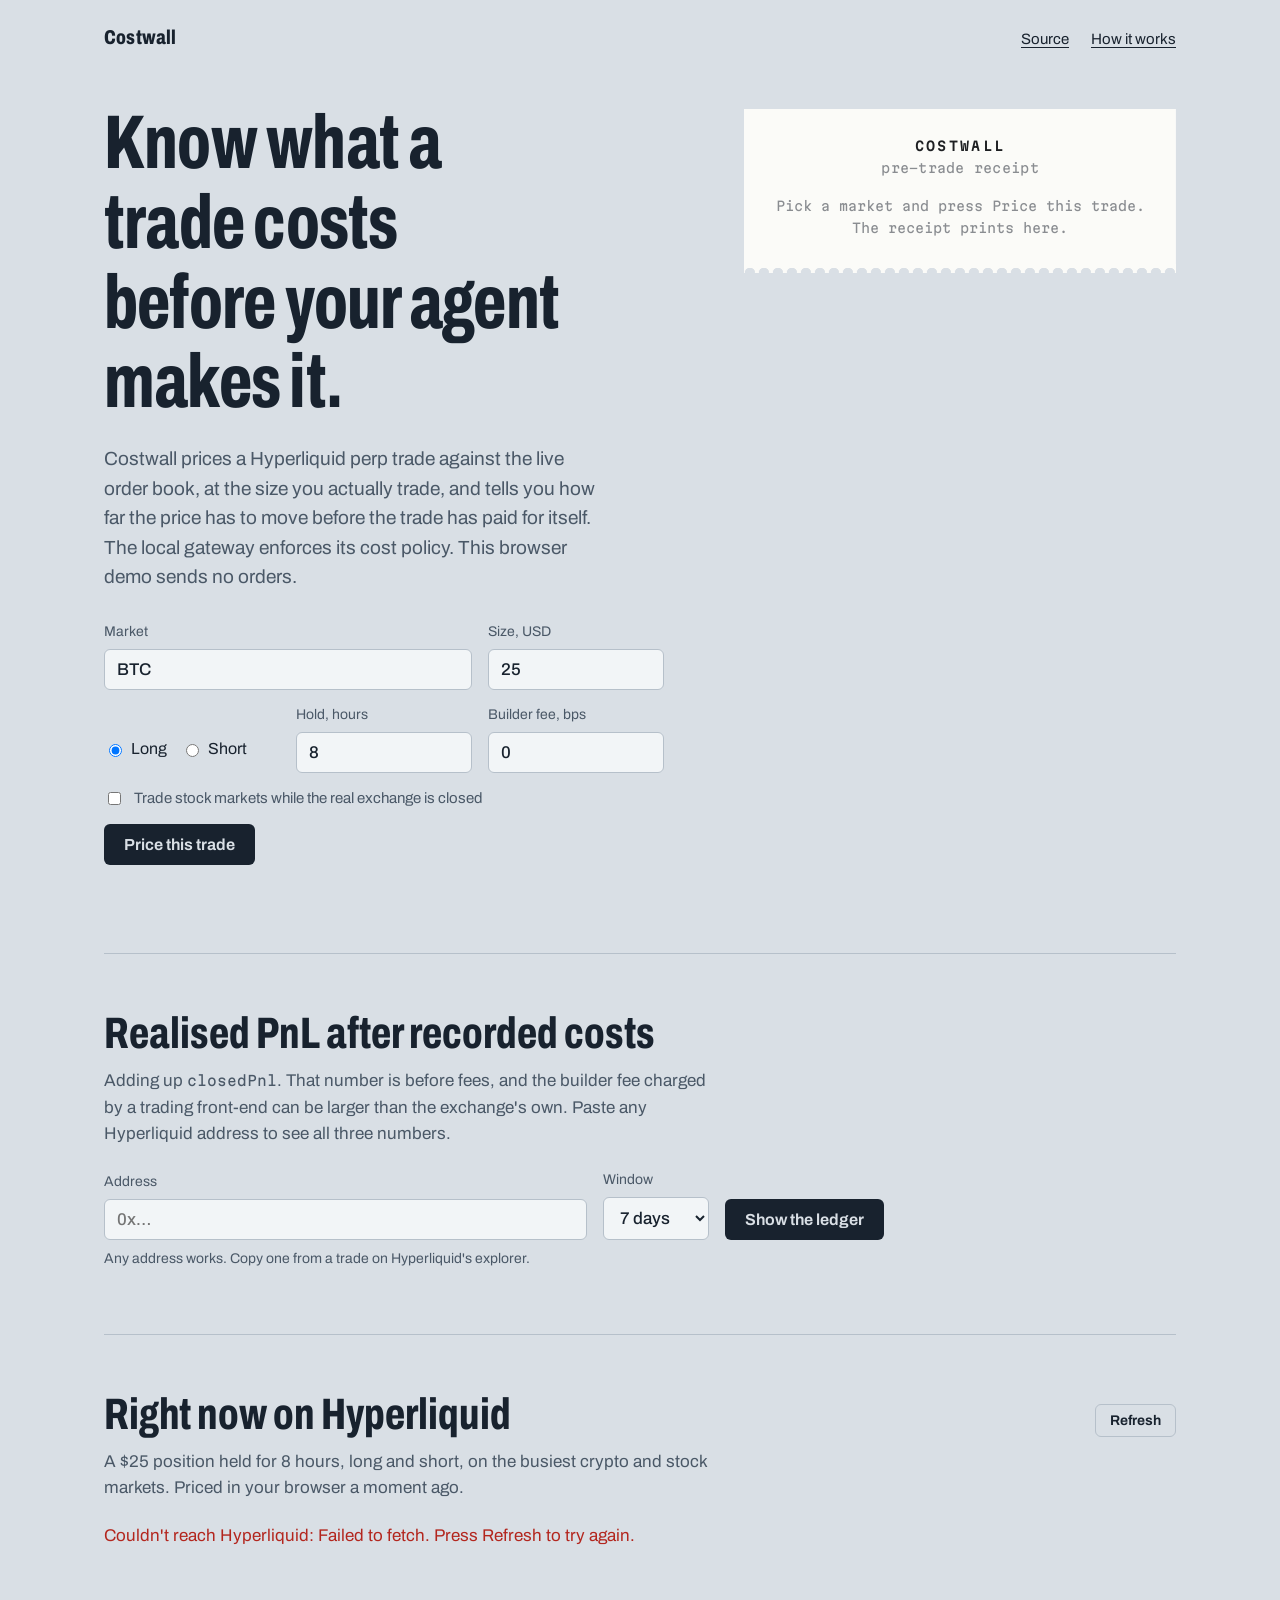
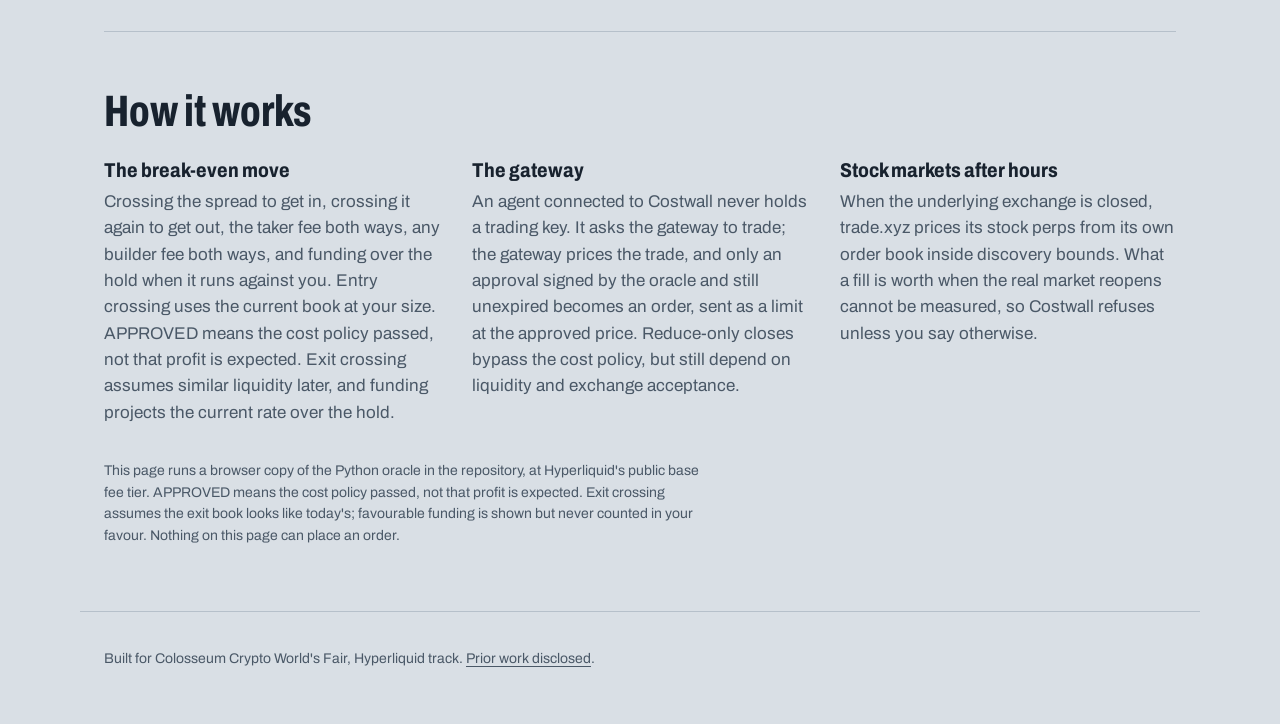
<file: docs/index.html>
<!doctype html>
<html lang="en">
<head>
<meta charset="utf-8">
<meta name="viewport" content="width=device-width, initial-scale=1">
<title>Costwall</title>
<meta name="description" content="Prices a Hyperliquid trade against the live order book at its real size, and tells you how far price must move before it pays for itself.">
<link rel="preconnect" href="https://fonts.googleapis.com">
<link rel="preconnect" href="https://fonts.gstatic.com" crossorigin>
<link href="https://fonts.googleapis.com/css2?family=Archivo:wdth,wght@62..125,300..800&family=Martian+Mono:wght@400;600&display=swap" rel="stylesheet">
<link rel="stylesheet" href="style.css">
<link rel="icon" href="data:image/svg+xml,%3Csvg xmlns=%22http://www.w3.org/2000/svg%22 viewBox=%220 0 32 32%22%3E%3Crect x=%224%22 y=%223%22 width=%2224%22 height=%2226%22 rx=%221%22 fill=%22%23fbfbf8%22 stroke=%22%2318222e%22 stroke-width=%222%22/%3E%3Cpath d=%22M9 11h14M9 16h14M9 21h8%22 stroke=%22%2318222e%22 stroke-width=%222%22/%3E%3C/svg%3E">
</head>
<body>
<header class="top">
  <span class="brand">Costwall</span>
  <nav>
    <a href="https://github.com/Lawnsonic/costwall">Source</a>
    <a href="#how">How it works</a>
  </nav>
</header>

<main>
  <section class="hero" aria-labelledby="hero-title">
    <div class="pitch">
      <h1 id="hero-title">Know what a trade costs before your agent makes it.</h1>
      <p class="lede">Costwall prices a Hyperliquid perp trade against the live order book, at the size you actually trade, and tells you how far the price has to move before the trade has paid for itself. The local gateway enforces its cost policy. This browser demo sends no orders.</p>

      <form id="price-form" class="form" autocomplete="off">
        <label class="field wide">
          <span>Market</span>
          <input id="coin" list="coins" value="BTC" required spellcheck="false">
          <datalist id="coins"></datalist>
        </label>
        <label class="field">
          <span>Size, USD</span>
          <input id="notional" type="number" min="10" step="1" value="25" required>
        </label>
        <fieldset class="field side">
          <legend>Direction</legend>
          <label><input type="radio" name="side" value="BUY" checked> Long</label>
          <label><input type="radio" name="side" value="SELL"> Short</label>
        </fieldset>
        <label class="field">
          <span>Hold, hours</span>
          <input id="hold" type="number" min="0" step="1" value="8">
        </label>
        <label class="field">
          <span>Builder fee, bps</span>
          <input id="builder" type="number" min="0" max="10" step="0.5" value="0">
        </label>
        <label class="check">
          <input id="accept-internal" type="checkbox">
          Trade stock markets while the real exchange is closed
        </label>
        <button type="submit" id="price-btn">Price this trade</button>
      </form>
    </div>

    <div class="receipt-wrap" aria-live="polite">
      <article id="receipt" class="receipt" data-state="idle">
        <p class="r-head">COSTWALL<br><span>pre-trade receipt</span></p>
        <p class="r-idle">Pick a market and press Price this trade. The receipt prints here.</p>
      </article>
    </div>
  </section>

  <section class="ledger" aria-labelledby="ledger-title">
    <h2 id="ledger-title">Realised PnL after recorded costs</h2>
    <p class="section-lede">Adding up <code>closedPnl</code>. That number is before fees, and the builder fee charged by a trading front-end can be larger than the exchange's own. Paste any Hyperliquid address to see all three numbers.</p>
    <form id="ledger-form" class="ledger-form" autocomplete="off">
      <label class="field grow">
        <span>Address</span>
        <input id="address" placeholder="0x…" pattern="^0x[0-9a-fA-F]{40}$" required spellcheck="false">
      </label>
      <label class="field">
        <span>Window</span>
        <select id="days">
          <option value="1">1 day</option>
          <option value="3">3 days</option>
          <option value="7" selected>7 days</option>
          <option value="30">30 days</option>
        </select>
      </label>
      <button type="submit" id="ledger-btn">Show the ledger</button>
    </form>
    <p class="hint">Any address works. Copy one from a trade on Hyperliquid's explorer.</p>
    <div id="ledger-out" aria-live="polite"></div>
  </section>

  <section class="board" aria-labelledby="board-title">
    <div class="board-head">
      <h2 id="board-title">Right now on Hyperliquid</h2>
      <button id="board-btn" class="quiet">Refresh</button>
    </div>
    <p class="section-lede">A $25 position held for 8 hours, long and short, on the busiest crypto and stock markets. Priced in your browser a moment ago.</p>
    <div id="board-out" aria-live="polite"><p class="muted">Loading the order books…</p></div>
  </section>

  <section id="how" class="how" aria-labelledby="how-title">
    <h2 id="how-title">How it works</h2>
    <div class="how-grid">
      <div>
        <h3>The break-even move</h3>
        <p>Crossing the spread to get in, crossing it again to get out, the taker fee both ways, any builder fee both ways, and funding over the hold when it runs against you. Entry crossing uses the current book at your size. APPROVED means the cost policy passed, not that profit is expected. Exit crossing assumes similar liquidity later, and funding projects the current rate over the hold.</p>
      </div>
      <div>
        <h3>The gateway</h3>
        <p>An agent connected to Costwall never holds a trading key. It asks the gateway to trade; the gateway prices the trade, and only an approval signed by the oracle and still unexpired becomes an order, sent as a limit at the approved price. Reduce-only closes bypass the cost policy, but still depend on liquidity and exchange acceptance.</p>
      </div>
      <div>
        <h3>Stock markets after hours</h3>
        <p>When the underlying exchange is closed, trade.xyz prices its stock perps from its own order book inside discovery bounds. What a fill is worth when the real market reopens cannot be measured, so Costwall refuses unless you say otherwise.</p>
      </div>
    </div>
    <p class="fine">This page runs a browser copy of the Python oracle in the repository, at Hyperliquid's public base fee tier. APPROVED means the cost policy passed, not that profit is expected. Exit crossing assumes the exit book looks like today's; favourable funding is shown but never counted in your favour. Nothing on this page can place an order.</p>
  </section>
</main>

<footer class="foot">
  <p>Built for Colosseum Crypto World's Fair, Hyperliquid track. <a href="https://github.com/Lawnsonic/costwall/blob/main/PRIOR_WORK.md">Prior work disclosed</a>.</p>
</footer>

<script src="app.js"></script>
</body>
</html>
</file>
<file: docs/style.css>
:root {
  --page: #d9dfe5;
  --ink: #18222e;
  --ink-soft: #4a5867;
  --rule: #b6c0ca;
  --paper: #fbfbf8;
  --paper-ink: #1d1f22;
  --paper-faint: #8a8d91;
  --stamp-ok: #1e6b57;
  --stamp-no: #b3261e;
  --field: #f2f5f7;
  --focus: #1f5fbf;
  --sans: "Archivo", system-ui, sans-serif;
  --mono: "Martian Mono", ui-monospace, monospace;
}

@media (prefers-color-scheme: dark) {
  :root:not([data-theme="light"]) {
    --page: #1a2129;
    --ink: #e4e9ee;
    --ink-soft: #a3afbb;
    --rule: #3a4653;
    --field: #232c36;
    --focus: #7fb0ff;
  }
}
:root[data-theme="dark"] {
  --page: #1a2129;
  --ink: #e4e9ee;
  --ink-soft: #a3afbb;
  --rule: #3a4653;
  --field: #232c36;
  --focus: #7fb0ff;
}

* { box-sizing: border-box; }

body {
  margin: 0;
  background: var(--page);
  color: var(--ink);
  font-family: var(--sans);
  font-size: 17px;
  line-height: 1.55;
  font-variation-settings: "wdth" 100;
}

a { color: inherit; text-underline-offset: 3px; }
code { font-family: var(--mono); font-size: 0.82em; }
:focus-visible { outline: 3px solid var(--focus); outline-offset: 2px; }

.top, main, .foot { max-width: 1120px; margin: 0 auto; padding: 0 24px; }

.top {
  display: flex; justify-content: space-between; align-items: baseline;
  padding-top: 22px; padding-bottom: 22px;
}
.brand { font-weight: 800; font-size: 20px; font-variation-settings: "wdth" 75; letter-spacing: 0.01em; }
.top nav { display: flex; gap: 22px; font-size: 15px; }

h1, h2, h3 { margin: 0; font-weight: 750; line-height: 1.05; }
h1 {
  font-size: clamp(40px, 6.2vw, 76px);
  font-variation-settings: "wdth" 68;
  letter-spacing: -0.01em;
  max-width: 13.5ch;
}
h2 { font-size: clamp(30px, 3.6vw, 44px); font-variation-settings: "wdth" 72; }
h3 { font-size: 20px; font-variation-settings: "wdth" 85; margin-bottom: 8px; }

.lede { font-size: 19px; color: var(--ink-soft); max-width: 46ch; margin: 22px 0 30px; }
.section-lede { color: var(--ink-soft); max-width: 62ch; margin: 12px 0 22px; }
.muted, .hint { color: var(--ink-soft); }
.hint { font-size: 14px; margin: 8px 0 0; }

/* ---------- hero ---------- */
.hero {
  display: grid; grid-template-columns: minmax(0, 1.15fr) minmax(300px, 0.85fr);
  gap: 56px; align-items: start; padding: 28px 0 88px;
}

.form { display: grid; grid-template-columns: repeat(3, minmax(0, 1fr)); gap: 14px 16px; max-width: 560px; }
.field { display: flex; flex-direction: column; gap: 6px; font-size: 14px; color: var(--ink-soft); border: 0; padding: 0; margin: 0; min-width: 0; }
.field.wide { grid-column: span 2; }
.field input, .field select {
  font: 500 17px var(--sans); color: var(--ink);
  background: var(--field); border: 1px solid var(--rule); border-radius: 6px;
  padding: 10px 12px; width: 100%;
}
.field.side { flex-direction: row; flex-wrap: wrap; gap: 4px 14px; align-items: center; padding-top: 22px; }
.field.side legend { position: absolute; width: 1px; height: 1px; overflow: hidden; clip: rect(0 0 0 0); }
.field.side label { color: var(--ink); font-size: 16px; display: flex; gap: 6px; align-items: center; }
.check { grid-column: 1 / -1; display: flex; gap: 10px; align-items: center; font-size: 15px; color: var(--ink-soft); }

button {
  font: 650 16px var(--sans); color: var(--page); background: var(--ink);
  border: 0; border-radius: 6px; padding: 12px 20px; cursor: pointer;
  justify-self: start;
}
button[disabled] { opacity: 0.55; cursor: progress; }
button.quiet { background: transparent; color: var(--ink); border: 1px solid var(--rule); padding: 8px 14px; font-size: 14px; }
.form button { grid-column: 1 / -1; }

/* ---------- receipt (the one loud thing) ---------- */
.receipt-wrap { position: relative; padding-top: 6px; }
.receipt {
  position: relative;
  background: var(--paper); color: var(--paper-ink);
  font-family: var(--mono); font-size: 13px; line-height: 1.7;
  padding: 26px 24px 34px;
  box-shadow: 0 1px 0 rgba(24, 34, 46, 0.08), 0 18px 30px -18px rgba(24, 34, 46, 0.45);
  --tooth: 9px;
  -webkit-mask: radial-gradient(circle at 50% 100%, transparent 5px, #000 5.5px) bottom / 14px var(--tooth) repeat-x,
                linear-gradient(#000, #000) top / 100% calc(100% - var(--tooth) + 1px) no-repeat;
          mask: radial-gradient(circle at 50% 100%, transparent 5px, #000 5.5px) bottom / 14px var(--tooth) repeat-x,
                linear-gradient(#000, #000) top / 100% calc(100% - var(--tooth) + 1px) no-repeat;
}
.receipt.printing { animation: feed 520ms steps(8, end); transform-origin: top; }
@keyframes feed { from { clip-path: inset(0 0 100% 0); } to { clip-path: inset(0 0 0 0); } }
@media (prefers-reduced-motion: reduce) { .receipt.printing { animation: none; } }

.r-head { text-align: center; font-weight: 600; letter-spacing: 0.18em; margin: 0 0 16px; }
.r-head span { letter-spacing: 0.02em; font-weight: 400; color: var(--paper-faint); }
.r-idle { color: var(--paper-faint); margin: 0; text-align: center; }
.r-meta { margin: 0 0 12px; }
.r-rule { border: 0; border-top: 1px dashed var(--paper-faint); margin: 12px 0; }
.r-line { display: flex; justify-content: space-between; gap: 12px; }
.r-line .v { white-space: nowrap; }
.r-line.dim { color: var(--paper-faint); }
.r-total { font-weight: 600; font-size: 15px; }
.r-big { font-size: 34px; font-weight: 600; line-height: 1.1; margin: 4px 0 2px; letter-spacing: -0.02em; }
.r-note { color: var(--paper-faint); font-size: 11.5px; margin: 10px 0 0; line-height: 1.55; }
.r-why { margin: 10px 0 0; }

.stamp {
  position: absolute; right: 18px; top: 92px;
  font-family: var(--sans); font-weight: 800; font-size: 22px;
  font-variation-settings: "wdth" 80; letter-spacing: 0.06em;
  padding: 4px 12px; border: 3px solid currentColor; border-radius: 4px;
  transform: rotate(-9deg); opacity: 0.86; mix-blend-mode: multiply;
}
.stamp.ok { color: var(--stamp-ok); }
.stamp.no { color: var(--stamp-no); }

/* ---------- ledger ---------- */
.ledger, .board, .how { border-top: 1px solid var(--rule); padding: 56px 0 64px; }
.ledger-form { display: flex; flex-wrap: wrap; gap: 14px 16px; align-items: end; max-width: 780px; }
.field.grow { flex: 1 1 320px; }

.trio { display: grid; grid-template-columns: repeat(3, minmax(0, 1fr)); gap: 16px; margin: 30px 0 26px; max-width: 900px; }
.trio > div { border-left: 3px solid var(--rule); padding: 2px 0 2px 14px; }
.trio > div.truth { border-left-color: var(--ink); }
.trio .k { font-size: 14px; color: var(--ink-soft); }
.trio .n { font-size: clamp(26px, 3.2vw, 38px); font-weight: 750; font-variation-settings: "wdth" 75; font-variant-numeric: tabular-nums; }

.fall { max-width: 900px; margin: 6px 0 18px; }
.fall-row { display: grid; grid-template-columns: 190px minmax(0, 1fr) 110px; gap: 14px; align-items: center; padding: 5px 0; font-size: 15px; }
.fall-track { position: relative; height: 22px; }
.fall-zero { position: absolute; top: -4px; bottom: -4px; width: 1px; background: var(--ink-soft); }
.fall-bar { position: absolute; top: 0; height: 100%; border-radius: 2px; min-width: 2px; }
.fall-bar.neg { background: var(--stamp-no); }
.fall-bar.pos { background: var(--stamp-ok); }
.fall-bar.total { background: var(--ink); }
.fall-val { text-align: right; font-variant-numeric: tabular-nums; }

details.coins { margin-top: 18px; max-width: 900px; }
details.coins summary { cursor: pointer; color: var(--ink-soft); }

table { border-collapse: collapse; width: 100%; font-size: 15px; font-variant-numeric: tabular-nums; }
th { text-align: left; font-weight: 600; color: var(--ink-soft); font-size: 13px; padding: 8px 10px; border-bottom: 1px solid var(--rule); }
td { padding: 8px 10px; border-bottom: 1px solid var(--rule); vertical-align: top; }
td.num, th.num { text-align: right; }
.table-scroll { overflow-x: auto; }

/* ---------- board ---------- */
.board-head { display: flex; justify-content: space-between; align-items: end; gap: 16px; }
.summary { margin: 0 0 16px; font-size: 16px; }
.cell-ok { color: var(--ink); }
.cell-ok b { font-weight: 650; }
.cell-no { color: var(--stamp-no); }
@media (prefers-color-scheme: dark) { :root:not([data-theme="light"]) .cell-no { color: #ff8a80; } }
.sub { display: block; font-size: 13px; color: var(--ink-soft); }

/* ---------- how ---------- */
.how-grid { display: grid; grid-template-columns: repeat(3, minmax(0, 1fr)); gap: 32px; margin-top: 26px; }
.how-grid p { color: var(--ink-soft); margin: 0; }
.fine { font-size: 14px; color: var(--ink-soft); max-width: 75ch; margin: 34px 0 0; }

.foot { border-top: 1px solid var(--rule); padding-top: 22px; padding-bottom: 40px; font-size: 14px; color: var(--ink-soft); }
.error { color: var(--stamp-no); }

@media (max-width: 860px) {
  .hero { grid-template-columns: 1fr; gap: 36px; padding-bottom: 60px; }
  .how-grid, .trio { grid-template-columns: 1fr; }
  .fall-row { grid-template-columns: 120px minmax(0, 1fr) 92px; font-size: 14px; }
}
@media (max-width: 520px) {
  .top, main, .foot { padding: 0 16px; }
  .top { padding-top: 18px; padding-bottom: 18px; }
  .form { grid-template-columns: 1fr 1fr; }
  .field.wide { grid-column: 1 / -1; }
  .stamp { top: 84px; font-size: 18px; }
}
</file>
